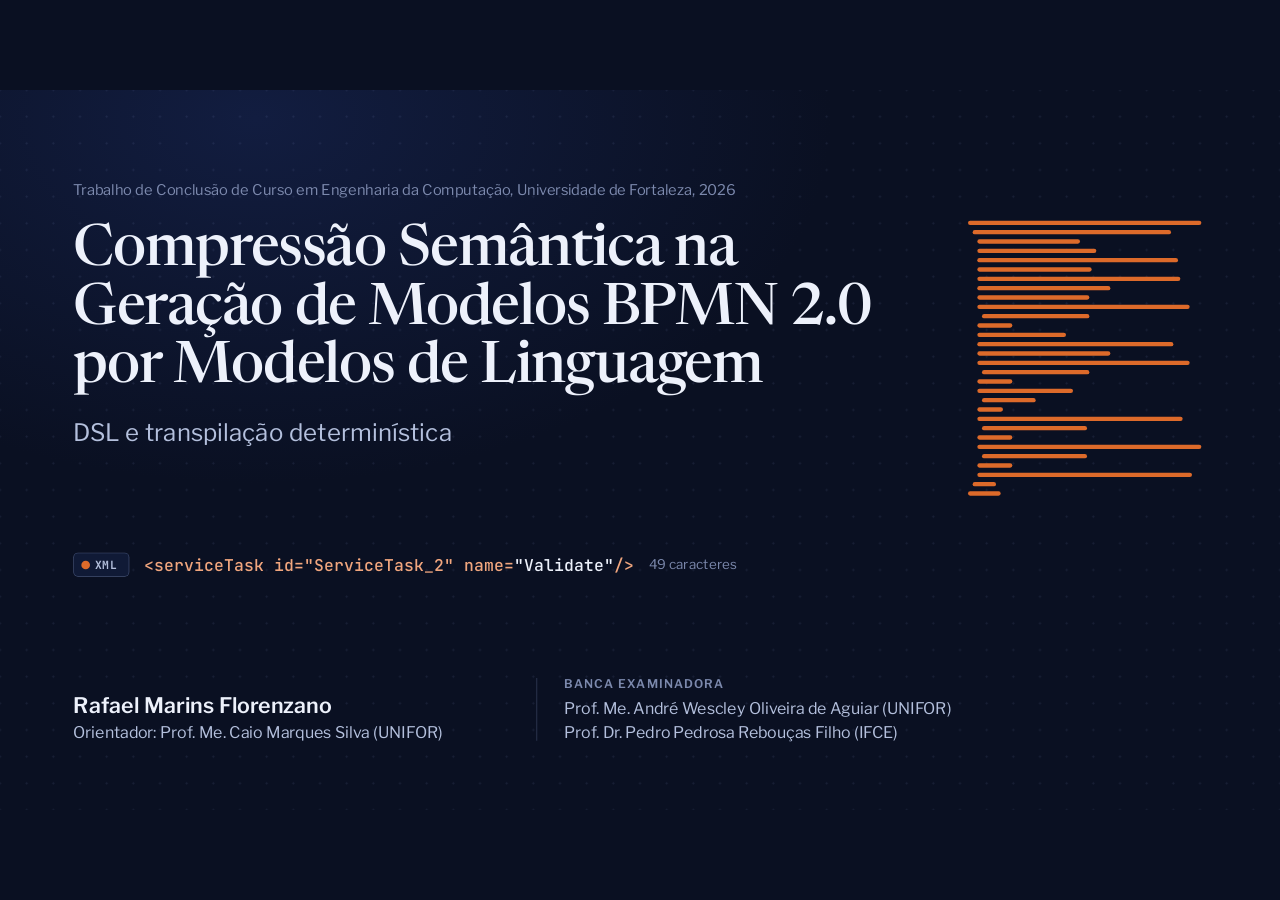
<file: presentation/src/index.html>
<!doctype html>
<html lang="pt-BR">
<head>
<meta charset="utf-8">
<meta name="viewport" content="width=device-width, initial-scale=1">
<title>Compressão Semântica BPMN</title>
<link rel="stylesheet" href="css/fonts.css">
<link rel="stylesheet" href="css/base.css">
<link rel="stylesheet" href="css/slides.css">
</head>
<body>
<div id="stage"></div>
<script src="js/data.js"></script>
<script src="js/kit.js"></script>
<script src="js/slides-a.js"></script>
<script src="js/slides-b.js"></script>
<script src="js/slides-c.js"></script>
<script src="js/slides-d.js"></script>
<script src="js/slides-e.js"></script>
<script src="js/engine.js"></script>
</body>
</html>
</file>
<file: presentation/src/css/fonts.css>
/* Fontes OFL embutidas no build (Newsreader, Libre Franklin, JetBrains Mono). */
@font-face { font-family: "Newsreader"; font-style: normal; font-weight: 400 700; font-display: block; src: url(../fonts/newsreader.woff2) format("woff2"); }
@font-face { font-family: "Newsreader"; font-style: italic; font-weight: 400 700; font-display: block; src: url(../fonts/newsreader-italic.woff2) format("woff2"); }
@font-face { font-family: "Libre Franklin"; font-style: normal; font-weight: 300 800; font-display: block; src: url(../fonts/librefranklin.woff2) format("woff2"); }
@font-face { font-family: "JetBrains Mono"; font-style: normal; font-weight: 400 700; font-display: block; src: url(../fonts/jetbrainsmono.woff2) format("woff2"); }
</file>
<file: presentation/src/css/base.css>
/* Palco fixo de 1920×1080, escalado para a janela. Cada slide: rótulo do ato, uma
   manchete e uma figura. Serifa = linguagem humana; mono = notação; sans = dados. */
:root {
  color-scheme: dark;
  --bg: #0a1022;
  --bg-glow: #121d40;
  --surface: #101a36;
  --surface-2: #16224a;
  --raise: #1c2a58;
  --line: rgba(160, 182, 236, 0.16);
  --line-2: rgba(160, 182, 236, 0.36);
  --grid: rgba(160, 182, 236, 0.1);
  --ink: #edf1fb;
  --ink-2: #b4c0dd;
  --ink-3: #7c89ad;
  --hl: rgba(160, 182, 236, 0.26);
  /* categorias (validadas: CVD e contraste nos dois temas) */
  --xml: #dd6a2a;
  --dsl: #4189e6;
  --slm: #1aa58f;
  --xml-ink: #f1a67e;
  --dsl-ink: #8fb9f5;
  --slm-ink: #6cd2bf;
  /* estado: sempre com ícone e rótulo */
  --good: #35b85c;
  --bad: #e5534b;
  --shadow: 0 24px 70px rgba(0, 0, 0, 0.38);
  --f-display: "Newsreader", Georgia, "Times New Roman", serif;
  --f-sans: "Libre Franklin", "Helvetica Neue", Arial, sans-serif;
  --f-mono: "JetBrains Mono", ui-monospace, "DejaVu Sans Mono", Menlo, monospace;
}
:root[data-theme="light"] {
  color-scheme: light;
  --bg: #f3f5fa;
  --bg-glow: #ffffff;
  --surface: #ffffff;
  --surface-2: #eef2fa;
  --raise: #ffffff;
  --line: rgba(18, 38, 100, 0.14);
  --line-2: rgba(18, 38, 100, 0.34);
  --grid: rgba(18, 38, 100, 0.1);
  --ink: #0f1b3d;
  --ink-2: #3c4b75;
  --ink-3: #6f7ca0;
  --hl: rgba(42, 120, 214, 0.22);
  --xml: #e2622c;
  --dsl: #2a78d6;
  --slm: #0f9f95;
  --xml-ink: #b5461a;
  --dsl-ink: #1c5cab;
  --slm-ink: #0b7a72;
  --good: #1f9a45;
  --bad: #d03b3b;
  --shadow: 0 18px 50px rgba(18, 38, 100, 0.13);
}

* { box-sizing: border-box; }
html, body { height: 100%; margin: 0; }
body {
  background: var(--bg);
  color: var(--ink);
  font-family: var(--f-sans);
  overflow: hidden;
  -webkit-font-smoothing: antialiased;
  text-rendering: optimizeLegibility;
}
body.nocursor, body.nocursor * { cursor: none !important; }

#stage {
  position: absolute; left: 0; top: 0; width: 1920px; height: 1080px;
  transform-origin: 0 0; overflow: hidden; user-select: none;
  background: radial-gradient(1200px 760px at 20% 4%, var(--bg-glow), transparent 72%), var(--bg);
}
#stage::before {
  content: ""; position: absolute; inset: 0; pointer-events: none;
  background-image: radial-gradient(circle, var(--grid) 1.3px, transparent 1.8px);
  background-size: 40px 40px; background-position: 20px 20px;
}

/* ── slides ─────────────────────────────────────────────────────────────── */
.slide {
  position: absolute; inset: 0; opacity: 0; visibility: hidden; pointer-events: none;
  transition: opacity 0.34s ease, visibility 0s linear 0.34s;
}
.slide.active {
  opacity: 1; visibility: visible; pointer-events: auto;
  transition: opacity 0.5s ease 0.1s, visibility 0s;
}
.hd { position: absolute; left: 110px; right: 110px; top: 104px; }
.h1 {
  font: 500 60px/1.08 var(--f-display); letter-spacing: -0.012em; margin: 0;
  max-width: 1600px; text-wrap: balance; font-optical-sizing: auto;
}
.body { position: absolute; left: 110px; top: 266px; width: 1700px; height: 714px; }
.fig { position: absolute; left: 0; top: 0; overflow: visible; }
.note {
  position: absolute; left: 110px; bottom: 36px; max-width: 1380px;
  font: 400 18px/1.4 var(--f-sans); color: var(--ink-3);
}

/* revelações ligadas a passos (data-at) */
.rv { opacity: 0; transition: opacity 0.6s ease var(--d, 0s); }
.rv.on { opacity: 1; }
.instant, .instant *, .instant *::before, .instant *::after { transition: none !important; animation: none !important; }

/* tipografia de dados */
.mono { font-family: var(--f-mono); }
.serif { font-family: var(--f-display); }
.num { font-family: var(--f-sans); font-weight: 800; letter-spacing: -0.03em; line-height: 0.95; }
.lbl { font: 500 24px/1.3 var(--f-sans); color: var(--ink-2); }
.sm { font: 400 20px/1.35 var(--f-sans); color: var(--ink-3); }
.tag {
  display: inline-flex; align-items: center; gap: 8px; height: 30px; padding: 0 11px; border-radius: 7px;
  font: 600 16px/1 var(--f-mono); letter-spacing: 0.04em; color: var(--ink-2);
  border: 1px solid var(--line-2); background: var(--surface);
}
.sw { display: inline-block; width: 13px; height: 13px; border-radius: 50%; background: var(--c, var(--ink-3)); flex: none; }
.c-xml { --c: var(--xml); } .c-dsl { --c: var(--dsl); } .c-slm { --c: var(--slm); }
.explo {
  position: absolute; right: 110px; top: 38px; height: 34px; padding: 0 14px; border-radius: 8px;
  display: flex; align-items: center; font: 500 18px/1 var(--f-sans); color: var(--ink);
  border: 1.5px dashed var(--line-2);
}
.ic { width: 1em; height: 1em; fill: none; stroke: currentColor; stroke-width: 2.4; stroke-linecap: round; stroke-linejoin: round; flex: none; }
.ok { color: var(--good); } .ko { color: var(--bad); }

/* painéis e código */
.panel {
  position: absolute; background: var(--surface); border: 1px solid var(--line);
  border-radius: 16px; box-shadow: var(--shadow); overflow: hidden;
}
.panel-hd {
  height: 44px; display: flex; align-items: center; justify-content: space-between; padding: 0 22px;
  border-bottom: 1px solid var(--line); color: var(--ink-3); font: 500 17px/1 var(--f-sans);
}
.panel-hd b { color: var(--ink); font-weight: 600; font-variant-numeric: tabular-nums; }
.code {
  font-family: var(--f-mono); white-space: pre; font-variant-ligatures: none;
  padding: 18px 22px; color: var(--ink-2); tab-size: 2;
}
.code .ln { margin: 0 -22px; padding: 0 22px; transition: background 0.25s; }
.code .ln.hot { background: color-mix(in srgb, var(--dsl) 20%, transparent); box-shadow: inset 4px 0 0 var(--dsl); }
.code .ln.hid { opacity: 0; }
.tk { position: relative; }
.tk.hid { visibility: hidden; }
.tk.cur::after {
  content: ""; position: absolute; left: calc(100% + 3px); top: 0.12em; width: 0.52em; height: 1.05em;
  background: var(--ink-2); border-radius: 2px;
}
.tk.k-kw { color: var(--dsl-ink); font-weight: 600; }
.tk.k-str { color: var(--ink); }
.tk.k-op { color: var(--ink-3); }
.tk.k-cond { color: var(--ink-2); font-style: italic; }
.tk.k-ref { color: var(--ink); font-weight: 700; text-decoration: underline; text-decoration-color: var(--dsl); text-decoration-thickness: 2px; text-underline-offset: 5px; }
.tk.k-pun { color: var(--ink-3); }
.tk.k-tag { color: var(--xml-ink); }
.tk.k-attr { color: var(--ink-3); }
.tk.k-val { color: var(--ink-2); }
.tk.k-txt { color: var(--ink-2); }

/* BPMN */
.bp-shape { fill: var(--surface-2); stroke: var(--ink); stroke-width: 2.4; }
.bp-end { stroke-width: 5.5; }
.bp-label { fill: var(--ink); font-family: var(--f-sans); font-weight: 500; text-anchor: middle; dominant-baseline: central; }
.bp-cap { fill: var(--ink-2); font: 500 20px var(--f-sans); text-anchor: middle; }
.bp-cond { fill: var(--ink-2); font: 500 18px var(--f-mono); text-anchor: middle; }
.bp-x { stroke: var(--ink); stroke-width: 3.4; stroke-linecap: round; fill: none; }
.bp-glyph { fill: var(--ink); }
.bp-edge { fill: none; stroke: var(--ink-2); stroke-width: 2.4; stroke-linecap: round; stroke-linejoin: round; }
.bp-head { fill: var(--ink-2); }
.bp-token { fill: var(--tok, var(--dsl-ink)); filter: drop-shadow(0 0 9px var(--tok, var(--dsl))); }
.bp-node.hit .bp-shape { stroke: var(--tok, var(--dsl-ink)); }

.mini rect { fill: color-mix(in oklab, var(--xml) var(--mix, 100%), var(--dsl)); }

/* tiras de 138 gerações */
.sd { fill: var(--ink-3); opacity: 0.45; }
.sd.v { fill: var(--c); opacity: 1; }
.sd.x { fill: none; stroke: var(--ink-3); stroke-width: 1.8; opacity: 0.85; }

/* ── moldura: progresso, página, dica, índice ───────────────────────────── */
#rail { position: absolute; left: 110px; top: 44px; display: flex; gap: 30px; transition: opacity 0.3s; }
#rail span { position: relative; padding-bottom: 9px; font: 500 17px/1 var(--f-sans); color: var(--ink-3); transition: color 0.3s; }
#rail span.cur { color: var(--ink); }
#rail i { position: absolute; left: 0; right: 0; bottom: 0; height: 2px; background: var(--line); }
#rail b { position: absolute; left: 0; top: 0; bottom: 0; width: 0; background: var(--ink-2); transition: width 0.5s ease; }
#pg {
  position: absolute; right: 110px; bottom: 36px; display: flex; align-items: center; gap: 16px;
  font: 500 17px/1 var(--f-sans); color: var(--ink-3); font-variant-numeric: tabular-nums;
}
#pg .dots { display: flex; gap: 6px; }
#pg .dots i { width: 8px; height: 8px; border-radius: 50%; border: 1.5px solid var(--ink-3); }
#pg .dots i.done { background: var(--ink-3); }
.pn { display: none; }
#tip {
  position: absolute; z-index: 60; pointer-events: none; opacity: 0; transition: opacity 0.12s;
  background: var(--raise); border: 1px solid var(--line-2); color: var(--ink); white-space: nowrap;
  font: 500 18px/1.3 var(--f-sans); padding: 8px 12px; border-radius: 8px; box-shadow: var(--shadow);
}
#toast {
  position: absolute; left: 50%; top: 40px; transform: translateX(-50%); z-index: 70; opacity: 0;
  transition: opacity 0.2s; background: var(--raise); border: 1px solid var(--line-2);
  font: 500 20px/1 var(--f-mono); padding: 12px 18px; border-radius: 10px; color: var(--ink);
}
#black { position: absolute; inset: 0; background: #000; z-index: 90; display: none; }
.over {
  position: absolute; inset: 0; z-index: 80; display: none; overflow: auto; padding: 70px 110px;
  background: color-mix(in srgb, var(--bg) 94%, transparent); backdrop-filter: blur(6px);
}
.over.open { display: block; }
.over h2 { font: 500 22px/1 var(--f-sans); color: var(--ink-3); margin: 0 0 28px; }
#idx .grid { display: grid; grid-template-columns: repeat(4, 1fr); gap: 14px; }
#idx button {
  all: unset; cursor: pointer; display: block; padding: 16px 18px 18px; border-radius: 12px; min-height: 96px;
  background: var(--surface); border: 1px solid var(--line);
}
#idx button:hover, #idx button.cur { border-color: var(--line-2); background: var(--surface-2); }
#idx button small { display: block; font: 500 16px/1 var(--f-sans); color: var(--ink-3); margin-bottom: 10px; font-variant-numeric: tabular-nums; }
#idx button span { font: 500 23px/1.2 var(--f-display); color: var(--ink); }
#help dl { display: grid; grid-template-columns: 300px 1fr; gap: 16px 30px; font: 400 26px/1.2 var(--f-sans); margin: 0; }
#help dt { font: 600 22px/1.3 var(--f-mono); color: var(--ink); }
#help dd { margin: 0; color: var(--ink-2); }

/* ── impressão / PDF (?print) ───────────────────────────────────────────── */
body.print { overflow: visible; height: auto; }
body.print #stage { position: static; transform: none; height: auto; overflow: visible; background: none; }
body.print #stage::before, body.print #rail, body.print #pg, body.print #tip, body.print .over, body.print #toast { display: none; }
body.print .slide {
  position: relative; width: 1920px; height: 1080px; opacity: 1; visibility: visible; overflow: hidden;
  break-after: page; page-break-after: always;
  background: radial-gradient(1200px 760px at 20% 4%, var(--bg-glow), transparent 72%), var(--bg);
}
body.print .pn {
  display: block; position: absolute; right: 110px; bottom: 38px;
  font: 500 17px/1 var(--f-sans); color: var(--ink-3);
}
@page { size: 1920px 1080px; margin: 0; }
@media print { body { -webkit-print-color-adjust: exact; print-color-adjust: exact; } }
</file>
<file: presentation/src/css/slides.css>
/* Estilos específicos de cada slide, na ordem da apresentação. */

/* ── 1. capa ──────────────────────────────────────────────────────────── */
.cover { position: absolute; left: 110px; right: 110px; top: 138px; }
.cover-title {
  font: 500 86px/1.02 var(--f-display); letter-spacing: -0.02em; margin: 40px 0 0;
  max-width: 1560px; text-wrap: balance;
}
.cover-sub { font: 400 36px/1.2 var(--f-sans); color: var(--ink-2); margin: 30px 0 0; }
.morph {
  position: absolute; left: 110px; top: 682px; height: 60px; display: flex; align-items: center; gap: 22px;
  font: 500 24.5px/1 var(--f-mono); white-space: pre;
}
.morph .tag { height: 36px; font-size: 17px; min-width: 84px; }
.morph-line { display: flex; align-items: baseline; }
.morph-line span { display: inline-block; overflow: hidden; white-space: pre; }
.m-pre, .m-post { color: var(--xml-ink); }
.m-kw { color: var(--dsl-ink); font-weight: 700; }
.m-mid { color: var(--ink); }
.morph-n { font: 400 20px/1 var(--f-sans); color: var(--ink-3); }
.cover-by { position: absolute; left: 110px; bottom: 104px; display: flex; flex-direction: column; gap: 12px; }
.cover-by b { font: 600 32px/1 var(--f-sans); }
.cover-by span { font: 400 24px/1 var(--f-sans); color: var(--ink-2); }
.cover-by.duo { flex-direction: row; align-items: flex-end; gap: 140px; }
.cover-by.duo > div { display: flex; flex-direction: column; gap: 12px; }
.cover-by.duo > div + div { padding-left: 40px; border-left: 2px solid var(--line, rgba(127,127,127,.3)); }
.cover-by i { font: 600 18px/1 var(--f-sans); font-style: normal; letter-spacing: .08em; text-transform: uppercase; color: var(--ink-3); margin-bottom: 4px; }

/* ── 2. do texto ao BPMN ──────────────────────────────────────────────── */
.doc {
  position: absolute; left: 0; top: 46px; width: 610px; padding: 34px 44px 40px;
  background: var(--surface); border: 1px solid var(--line); border-radius: 6px; box-shadow: var(--shadow);
}
.doc-k, .dia-k { font: 500 18px/1 var(--f-sans); color: var(--ink-3); }
.doc p { font: 400 33px/1.52 var(--f-display); color: var(--ink-2); margin: 22px 0 0; }
.ph {
  white-space: nowrap; padding: 0 2px; margin: 0 -2px; border-radius: 3px;
  background: linear-gradient(var(--hl), var(--hl)) no-repeat 0 86% / 0% 42%;
  transition: background-size 0.55s ease, color 0.3s;
}
.ph.lit { background-size: 100% 42%; color: var(--ink); }
.dia-k { position: absolute; left: 742px; top: 46px; }
.arc { fill: none; stroke: var(--ink-2); stroke-width: 1.8; stroke-linecap: round; }

/* ── 3. XML verboso ───────────────────────────────────────────────────── */
.xmlp .xml { font-size: 15px; line-height: 22.3px; padding-top: 12px; }
.xmlp .ln { transition: opacity 0.22s; }
.xmlp .tk { transition: opacity 0.7s, color 0.7s; }
.xmlp.focus .tk:not(.info) { opacity: 0.2; }
.xmlp.focus .tk.info { color: var(--ink); font-weight: 700; }
.x-cap { position: absolute; left: 0; top: 500px; width: 670px; margin: 0; font: 400 27px/1.42 var(--f-sans); color: var(--ink-2); }
.x-cap b { color: var(--ink); font-weight: 600; }

/* ── 4. orçamento ─────────────────────────────────────────────────────── */
.bud { display: grid; grid-template-columns: 1fr 1fr; gap: 70px; align-items: stretch; height: auto; top: 280px; }
.bcard { padding: 8px 0; }
.bcard + .bcard { border-left: 1px solid var(--line); padding-left: 70px; }
.bk { font: 600 24px/1 var(--f-sans); color: var(--ink); }
.bk span { font-weight: 400; color: var(--ink-3); margin-left: 10px; }
.months { display: grid; grid-template-columns: repeat(12, 1fr); gap: 9px; margin-top: 46px; height: 190px; }
.mo { position: relative; border: 1.5px solid var(--line-2); border-radius: 7px; overflow: hidden; transition: opacity 0.4s, border-color 0.4s; }
.mo b { position: absolute; inset: 0; background: var(--xml); transform-origin: 50% 100%; transform: scaleY(0); }
.mo span { position: absolute; left: 0; right: 0; bottom: 8px; text-align: center; font: 500 17px/1 var(--f-sans); color: var(--ink-2); font-variant-numeric: tabular-nums; }
.mo.gone { opacity: 0.42; border-style: dashed; }
.mo-cap { display: flex; justify-content: space-between; margin-top: 14px; font: 400 19px/1 var(--f-sans); color: var(--ink-3); }
.gone-l { color: var(--ink-2); }
.bt { font: 400 40px/1.24 var(--f-display); margin: 46px 0 0; color: var(--ink-2); text-wrap: balance; }
.bt b { color: var(--ink); font-weight: 600; }
.bs { font: 400 24px/1.4 var(--f-sans); color: var(--ink-3); margin: 22px 0 0; }
.swap { display: flex; align-items: center; gap: 22px; margin-top: 46px; height: 190px; }
.sbox {
  flex: 1; height: 190px; padding: 0 16px; border: 1.5px solid var(--line-2); border-radius: 12px; display: grid; place-items: center;
  font: 500 26px/1.2 var(--f-sans); color: var(--ink); text-align: center; transition: all 0.5s;
}
.sbox span { padding: 0 4px; background: linear-gradient(var(--ink-2), var(--ink-2)) no-repeat 0 56% / 0% 2.5px; transition: background-size 0.5s ease; -webkit-box-decoration-break: clone; box-decoration-break: clone; }
.sbox.out.cut { opacity: 0.55; border-style: dashed; }
.sbox.out.cut span { background-size: 100% 2.5px; }
.sbox.in.lit { border-color: var(--ink); background: var(--surface-2); }
.sarrow { fill: none; stroke: var(--ink-2); stroke-width: 2.6; stroke-linecap: round; stroke-linejoin: round; }

/* ── 5. duas alavancas ────────────────────────────────────────────────── */
.formula { position: absolute; left: 0; top: 34px; font: 700 70px/1 var(--f-sans); letter-spacing: -0.02em; white-space: nowrap; }
.formula i { font-style: normal; font-weight: 400; color: var(--ink-3); margin: 0 6px; }
.formula span { position: relative; }
.formula span::after { content: ""; position: absolute; left: 0; right: 100%; bottom: -12px; height: 6px; border-radius: 3px; transition: right 0.6s ease; }
.formula .f1::after { background: var(--dsl); } .formula .f2::after { background: var(--slm); }
.formula span.on::after { right: 0; }
.lrow { position: absolute; left: 0; display: flex; gap: 22px; align-items: flex-start; opacity: 0.22; transition: opacity 0.6s; width: 660px; }
.lrow.on { opacity: 1; }
.lrow.l1 { top: 214px; } .lrow.l2 { top: 372px; }
.lrow .sw { width: 20px; height: 20px; margin-top: 10px; }
.lrow b { display: block; font: 600 38px/1.1 var(--f-sans); }
.lrow span { display: block; font: 400 25px/1.35 var(--f-sans); color: var(--ink-2); margin-top: 10px; }
.lfact { position: absolute; left: 0; top: 560px; width: 620px; margin: 0; font: 400 22px/1.4 var(--f-sans); color: var(--ink-3); }
.ax { fill: none; stroke: var(--line-2); stroke-width: 1.5; }
.ax-l { fill: var(--ink-3); font: 500 20px var(--f-sans); text-anchor: middle; }
.ghost { fill: none; stroke: var(--ink-3); stroke-width: 1.5; opacity: 0; }
.area { opacity: 0; }
.a-xml { fill: var(--xml); } .a-dsl { fill: var(--dsl); } .a-slm { fill: var(--slm); }
.area-l { fill: #fff; font: 700 44px var(--f-sans); text-anchor: middle; dominant-baseline: central; }
.lev-a { fill: none; stroke: var(--c); stroke-width: 4; stroke-linecap: round; stroke-linejoin: round; }
.ghost-l { fill: var(--ink-3); font: 500 20px var(--f-sans); }
.mm { left: 1452px; top: 196px; opacity: 0.9; }

/* ── figuras de fluxo (6 e 10) ────────────────────────────────────────── */
.card { fill: var(--surface); stroke: var(--line-2); stroke-width: 1.5; }
.card.solid { stroke: var(--ink); stroke-width: 2.4; fill: var(--surface-2); }
.card.k-dsl { stroke: var(--dsl); stroke-width: 2.4; }
.card.k-xml { stroke: var(--xml); stroke-width: 2.4; }
.tline { fill: var(--ink-3); opacity: 0.55; }
.b-dsl { fill: var(--dsl); } .b-xml { fill: var(--xml); }
.prob { fill: var(--surface-2); stroke: var(--ink); stroke-width: 2.4; stroke-dasharray: 9 9; stroke-linecap: round; }
.slide.active .prob { animation: dash 9s linear infinite; }
@keyframes dash { to { stroke-dashoffset: -180; } }
.big-l { fill: var(--ink); font: 700 38px var(--f-sans); text-anchor: middle; dominant-baseline: central; letter-spacing: -0.01em; }
.cap-n { fill: var(--ink); font: 600 24px var(--f-sans); text-anchor: middle; }
.cap-s { fill: var(--ink-3); font: 400 19px var(--f-sans); text-anchor: middle; }
.gear { fill: none; stroke: var(--ink); stroke-width: 2.6; stroke-linejoin: round; }
.gear-h { fill: none; stroke: var(--ink); stroke-width: 2.6; }
.xsd { fill: var(--surface-2); stroke: var(--good); stroke-width: 3; }
.xsd-c { fill: none; stroke: var(--good); stroke-width: 6; stroke-linecap: round; stroke-linejoin: round; }
.brace { fill: none; stroke: var(--c); stroke-width: 2.4; stroke-linecap: round; stroke-linejoin: round; }
.brace-t { fill: var(--ink); font: 500 26px var(--f-sans); text-anchor: middle; }
.pdot { fill: var(--c, var(--ink-2)); opacity: 0; }

/* ── 7. DSL ao vivo ───────────────────────────────────────────────────── */
.dslp .dsl { font-size: 24.5px; line-height: 43px; padding-top: 20px; }
.chips { position: absolute; left: 0; top: 628px; display: flex; gap: 14px; opacity: 0; }
.chips span { display: flex; align-items: center; gap: 12px; height: 46px; padding: 0 16px 0 8px; border: 1px solid var(--line); border-radius: 10px; background: var(--surface); font: 400 20px/1 var(--f-sans); color: var(--ink-2); white-space: nowrap; }
.chips code { font: 600 19px/1 var(--f-mono); color: var(--ink); background: var(--surface-2); padding: 7px 10px; border-radius: 6px; }

/* ── 8. transpilador ──────────────────────────────────────────────────── */
.tp-dsl .dsl { font-size: 19.5px; line-height: 32px; }
.tp-xml .xml { font-size: 15px; line-height: 22px; padding-top: 12px; }
.tp-xml .ln { transition: opacity 0.22s, background 0.5s; }
.tp-xml .ln.hot { background: color-mix(in srgb, var(--xml) 26%, transparent); box-shadow: inset 4px 0 0 var(--xml); }
.tp-ar { fill: none; stroke: var(--ink-2); stroke-width: 2.4; stroke-linecap: round; stroke-linejoin: round; }
.scan { position: absolute; left: 0; right: 0; top: 44px; height: 3px; background: var(--good); box-shadow: 0 0 22px 3px var(--good); opacity: 0; }
.stamp { display: inline-flex; align-items: center; gap: 8px; color: var(--ink); opacity: 0; margin-left: auto; margin-right: 26px; font-weight: 600; transform-origin: 50% 50%; }
.stamp .ic { color: var(--good); width: 20px; height: 20px; stroke-width: 3.2; }
.corpus { position: absolute; left: 0; top: 508px; width: 560px; opacity: 0; }
.corpus p { margin: 12px 0 0; font: 400 24px/1.3 var(--f-sans); color: var(--ink-2); }
.corpus p b { color: var(--ink); font-weight: 700; font-variant-numeric: tabular-nums; }
.cd0 { fill: var(--ink-3); opacity: 0.4; } .cd1 { fill: var(--good); }

/* ── 9. compressão ────────────────────────────────────────────────────── */
.w0 { fill: none; stroke: var(--line-2); stroke-width: 1.2; }
.w1 { fill: var(--xml); opacity: 0; transform-box: fill-box; transform-origin: center; }
.w2 { fill: var(--dsl); opacity: 0; }
.waf-cap { position: absolute; left: 0; top: 566px; width: 540px; margin: 0; font: 400 22px/1.3 var(--f-sans); color: var(--ink-2); opacity: 0; }
.cmp .hero { position: absolute; left: 660px; top: 0; }
.cmp .hero .num { font-size: 210px; }
.cmp .hero .num i { font-style: normal; font-weight: 600; font-size: 130px; color: var(--ink-2); margin-left: 8px; }
.cmp .hero p { margin: 16px 0 0; font: 400 30px/1.3 var(--f-sans); color: var(--ink-2); max-width: 760px; }
.cbars { position: absolute; left: 660px; top: 410px; width: 1040px; opacity: 0; border-top: 1px solid var(--line); padding-top: 30px; }
.cbars p { margin: 0 0 24px; font: 400 22px/1.3 var(--f-sans); color: var(--ink-3); }
.cb { display: flex; align-items: center; gap: 16px; height: 50px; }
.cb span { width: 64px; font: 600 22px/1 var(--f-sans); color: var(--ink-2); }
.cb i { display: block; height: 24px; width: 0; background: var(--c); border-radius: 0 4px 4px 0; }
.cb b { font: 700 28px/1 var(--f-sans); font-variant-numeric: tabular-nums; }

/* ── 10. destilação ───────────────────────────────────────────────────── */
.split { stroke: var(--line-2); stroke-width: 1.5; }
.stu-bg { fill: var(--surface-2); stroke: var(--line-2); stroke-width: 6; }
.stu-ring { fill: none; stroke: var(--slm); stroke-width: 6; stroke-linecap: round; }
.loss { fill: none; stroke: var(--slm); stroke-width: 2.4; stroke-linecap: round; stroke-linejoin: round; }
.part { opacity: 0; }
.p-doc { fill: var(--ink-2); } .p-pair { fill: var(--dsl); }
.stats { position: absolute; left: 0; right: 0; top: 470px; display: grid; grid-template-columns: repeat(3, 1fr); gap: 40px; border-top: 1px solid var(--line); padding-top: 34px; }
.stats > div { opacity: 0; }
.stats b { display: block; font: 800 96px/1 var(--f-sans); letter-spacing: -0.03em; white-space: nowrap; }
.stats span { display: block; margin-top: 14px; font: 400 25px/1.3 var(--f-sans); color: var(--ink-2); }
.stats b span { display: inline; font: inherit; color: inherit; margin: 0; }

/* ── tiras de resultado (12, 13, 15, 16) ──────────────────────────────── */
.gh { position: absolute; left: 0; font: 600 22px/1 var(--f-sans); color: var(--ink); white-space: nowrap; }
.gh span { font-weight: 400; color: var(--ink-3); margin-left: 14px; }
.gh.g2 { opacity: 0; }
.srow { position: absolute; left: 0; width: 1700px; height: 78px; display: grid; grid-template-columns: 318px 1196px 1fr; align-items: center; opacity: 0; }
.srow-l { display: flex; flex-wrap: wrap; align-items: center; gap: 8px 12px; padding-right: 22px; }
.srow-l b { font: 600 26px/1.14 var(--f-sans); }
.srow-v { text-align: right; white-space: nowrap; }
.srow-v b { font: 800 58px/1 var(--f-sans); letter-spacing: -0.03em; font-variant-numeric: tabular-nums; }
.srow-v i { font: 600 30px/1 var(--f-sans); font-style: normal; color: var(--ink-2); margin-left: 3px; }
.srow-u { position: absolute; left: 318px; top: 90px; font: 400 21px/1.2 var(--f-sans); color: var(--ink-3); white-space: nowrap; }
.c-ink { --c: var(--ink-2); }
.callout { position: absolute; left: 318px; top: 494px; display: flex; align-items: center; gap: 16px; font: 500 25px/1.3 var(--f-sans); color: var(--ink); opacity: 0; }
.callout .sw { width: 16px; height: 16px; }

/* ── 11. experimento ──────────────────────────────────────────────────── */
.xp-top { position: absolute; left: 0; top: 0; display: flex; align-items: center; gap: 36px; }
.xp-top p { margin: 0; font: 400 28px/1 var(--f-sans); color: var(--ink-2); opacity: 0; white-space: nowrap; }
.xp-top p b { color: var(--ink); font-weight: 700; font-size: 34px; }
.xp-top p i { font-style: normal; color: var(--ink-3); margin: 0 8px; }
.xp-grid { position: absolute; left: 0; top: 112px; width: 1700px; display: grid; grid-template-columns: 316px 350px 1fr; gap: 24px 18px; }
.xp-grid > * { opacity: 0; }
.xh { display: flex; align-items: center; gap: 12px; height: 46px; font: 600 22px/1 var(--f-sans); color: var(--ink); border-bottom: 2px solid var(--c); }
.xm { display: flex; flex-direction: column; justify-content: center; gap: 8px; }
.xm b { font: 600 26px/1.1 var(--f-sans); }
.xm span { font: 400 19px/1.25 var(--f-sans); color: var(--ink-3); }
.xc { display: flex; gap: 16px; }
.arm { width: 322px; height: 116px; padding: 0 20px; border-radius: 12px; background: var(--surface); border: 1px solid var(--line-2); display: flex; flex-direction: column; justify-content: center; gap: 9px; }
.arm b { font: 700 27px/1 var(--f-mono); }
.arm span { font: 400 19px/1.2 var(--f-sans); color: var(--ink-2); }
.arm.slm { border: 2.5px solid var(--slm); }
.enc { position: absolute; border: 2.5px solid var(--ink); border-radius: 20px; opacity: 0; pointer-events: none; }
.enc span { position: absolute; font: 500 23px/1.25 var(--f-sans); color: var(--ink); white-space: nowrap; }
.e1 span { left: calc(100% + 24px); top: 50%; transform: translateY(-50%); }
.e2 span { left: 4px; top: calc(100% + 14px); }

/* ── 13. onde a DSL falha ─────────────────────────────────────────────── */
.cz-l { position: absolute; left: 0; top: 14px; width: 318px; height: 78px; }
.cz-r { position: absolute; right: 0; top: 14px; height: 78px; display: flex; align-items: center; justify-content: flex-end; gap: 14px; font: 400 20px/1.2 var(--f-sans); color: var(--ink-2); }
.cz-r b { font: 800 58px/1 var(--f-sans); letter-spacing: -0.03em; color: var(--ink); }
.fly { opacity: 0; stroke-width: 1.8; }
.fly.ref { fill: var(--bad); stroke: var(--bad); }
.fly.oth { fill: var(--ink-3); stroke: var(--ink-3); }
.cz-g { position: absolute; top: 208px; display: flex; align-items: baseline; gap: 16px; white-space: nowrap; }
.cz-g b { font: 800 76px/1 var(--f-sans); letter-spacing: -0.03em; font-variant-numeric: tabular-nums; opacity: 0; }
.cz-g span { font: 500 28px/1 var(--f-sans); color: var(--ink-2); opacity: 0; }
.cz-g.g1 { left: 318px; } .cz-g.g2 { left: 1264px; }
.cz-s { position: absolute; top: 456px; display: flex; flex-direction: column; gap: 14px; opacity: 0; }
.cz-s.s1 { left: 318px; width: 390px; } .cz-s.s2 { left: 772px; width: 350px; }
.cz-s code { align-self: flex-start; font: 600 19px/1 var(--f-mono); color: var(--ink); background: var(--surface); border: 1px solid var(--line-2); padding: 10px 13px; border-radius: 7px; }
.cz-s span { font: 400 22px/1.32 var(--f-sans); color: var(--ink-2); }
.cz-s span b { color: var(--ink); font-weight: 700; }

/* ── 14. mecanismo ────────────────────────────────────────────────────── */
.mec .dsl { font-size: 22px; line-height: 37px; padding-top: 20px; }
.mR { opacity: 0; }
.ghostref { color: var(--bad); border: 1.5px dashed var(--bad); border-radius: 5px; padding: 1px 6px; opacity: 0; font-weight: 600; }
.think { position: absolute; font: italic 400 26px/1 var(--f-display); color: var(--ink); background: var(--raise); border: 1px solid var(--line-2); padding: 11px 16px 12px; border-radius: 12px 12px 12px 3px; opacity: 0; white-space: nowrap; box-shadow: var(--shadow); }
.refarc { fill: none; stroke-width: 3.2; stroke-linecap: round; stroke-linejoin: round; opacity: 0; }
.refarc.bad { stroke: var(--bad); } .refarc.good { stroke: var(--good); }
.tk.tgt { background: color-mix(in srgb, var(--good) 34%, transparent); box-shadow: 0 0 0 5px color-mix(in srgb, var(--good) 34%, transparent); border-radius: 3px; }
.vd { position: absolute; top: 446px; width: 800px; display: flex; gap: 22px; align-items: flex-start; opacity: 0; }
.vL { left: 0; } .vR { left: 880px; }
.vd .ic { width: 54px; height: 54px; stroke-width: 3; }
.vd code { display: block; font: 600 25px/1.25 var(--f-mono); color: var(--ink); margin-top: 8px; }
.vd span { display: block; margin-top: 14px; font: 400 25px/1.36 var(--f-sans); color: var(--ink-2); max-width: 690px; }

/* ── 15. referência por rótulo ────────────────────────────────────────── */
.rfx { position: absolute; left: 318px; top: 276px; display: flex; align-items: center; gap: 18px; opacity: 0; font: 400 24px/1 var(--f-sans); color: var(--ink-2); }
.rfx b { font: 800 46px/1 var(--f-sans); letter-spacing: -0.02em; color: var(--ink); }
.rfx .ic { width: 30px; height: 30px; color: var(--ink-3); }

.cover-k { margin: 0; font: 400 22px/1 var(--f-sans); color: var(--ink-3); }

/* ── eixos e marcas comuns dos gráficos (17, 18, 21) ──────────────────── */
.hair { fill: none; stroke: var(--line); stroke-width: 1; }
.base { fill: none; stroke: var(--line-2); stroke-width: 1.5; }
.hair-t { fill: var(--ink-3); font: 400 19px var(--f-sans); text-anchor: end; }
.tick { fill: var(--ink-3); font: 400 19px var(--f-sans); text-anchor: middle; font-variant-numeric: tabular-nums; }
.tick.r { text-anchor: end; } .tick.l { text-anchor: start; }
.lgd { position: absolute; right: 0; top: -6px; display: flex; gap: 26px; font: 400 19px/1 var(--f-sans); color: var(--ink-2); opacity: 0; }
.lgd span { display: flex; align-items: center; gap: 9px; }
.lgd.in { position: static; opacity: 1; margin-top: 18px; }
.sw.open { background: none; border: 2.5px solid var(--c); }

/* ── 17. anatomia do custo ────────────────────────────────────────────── */
.fp { fill: var(--c); }
.fp-in { opacity: 0.5; }
.fp-t { fill: #fff; font: 600 19px var(--f-sans); opacity: 0; }
.fp-o { fill: var(--ink-2); font: 600 19px var(--f-sans); text-anchor: middle; opacity: 0; }
.fp-a { fill: var(--ink-2); font: 400 21px var(--f-sans); opacity: 0; }
.cst-key { position: absolute; left: 0; top: 78px; margin: 0; font: 400 20px/1.5 var(--f-sans); color: var(--ink-3); opacity: 0; }
.cst-b { position: absolute; top: 462px; opacity: 0; }
.cst-b p { margin: 0; display: inline-flex; align-items: center; gap: 12px; font: 500 22px/1.2 var(--f-sans); color: var(--ink-2); white-space: nowrap; }
.cst-b b { display: block; margin-top: 14px; font: 800 66px/1 var(--f-sans); letter-spacing: -0.03em; white-space: nowrap; font-variant-numeric: tabular-nums; }
.cst-b em { display: block; margin-top: 8px; font: 400 20px/1.2 var(--f-sans); font-style: normal; color: var(--ink-3); white-space: nowrap; }
.cst-x { position: absolute; right: 0; top: 636px; text-align: right; font: 400 21px/1.5 var(--f-sans); color: var(--ink-2); white-space: nowrap; opacity: 0; }
.cst-x b { color: var(--ink); font-weight: 700; }

/* ── 18. custo × validade ─────────────────────────────────────────────── */
.pt { opacity: 0; }
.pt-hit { fill: transparent; }
.pt-dot { fill: var(--c); stroke: var(--bg); stroke-width: 2.5; }
.pt.open .pt-dot { fill: var(--bg); stroke: var(--c); stroke-width: 3.5; }
.pt-l { fill: var(--ink); font: 500 21px var(--f-sans); white-space: pre; }
.sct-link { fill: none; stroke: var(--ink); stroke-width: 2; opacity: 0; }
.sct-lt { fill: var(--ink); font: 600 22px var(--f-sans); text-anchor: middle; opacity: 0; }

/* ── 19. válido não quer dizer fiel ───────────────────────────────────── */
.fl blockquote { position: absolute; left: 0; top: 0; margin: 0; max-width: 1040px; font: 400 34px/1.3 var(--f-display); color: var(--ink); opacity: 0; }
.fl cite { display: block; margin-top: 12px; font: 400 19px/1 var(--f-sans); font-style: normal; color: var(--ink-3); }
.fl-b { position: absolute; right: 0; top: 6px; display: flex; flex-direction: column; align-items: flex-end; gap: 14px; font: 500 23px/1 var(--f-sans); color: var(--ink); opacity: 0; }
.fl-b span { display: flex; align-items: center; gap: 10px; }
.fl-b .ic { width: 28px; height: 28px; stroke-width: 3; }
.fl-w { position: absolute; left: 1090px; top: 140px; width: 480px; display: flex; gap: 14px; align-items: flex-start; font: 500 23px/1.3 var(--f-sans); color: var(--ink); opacity: 0; }
.fl-w .ic { width: 34px; height: 34px; stroke-width: 3; flex: none; }
.bp-flow.hot .bp-edge { stroke: var(--ink); stroke-width: 3.4; }
.bp-flow.hot .bp-head { fill: var(--ink); }
.bp-flow.hot .bp-cond { fill: var(--ink); font-weight: 700; }
.bp-node.bad .bp-shape { stroke: var(--bad); stroke-width: 4; }

/* ── 20. validação da medida de fidelidade ────────────────────────────── */
.rg-h, .rg-r { display: grid; grid-template-columns: 1fr 200px 240px 240px; align-items: center; column-gap: 20px; }
.rg-h { height: 46px; font: 500 20px/1 var(--f-sans); color: var(--ink-3); border-bottom: 1px solid var(--line-2); opacity: 0; }
.rg-h span:nth-child(n+2), .rg-t, .rg-v { text-align: right; justify-content: flex-end; }
.rg-r { height: 112px; border-bottom: 1px solid var(--line); opacity: 0; }
.rg-r b { display: block; font: 500 31px/1.15 var(--f-display); }
.rg-r span { display: block; margin-top: 8px; font: 400 20px/1 var(--f-sans); color: var(--ink-3); }
.rg-t { font: 400 26px/1 var(--f-sans); color: var(--ink-2); font-variant-numeric: tabular-nums; }
.rg-v { display: flex; align-items: center; gap: 16px; font: 700 34px/1 var(--f-sans); font-variant-numeric: tabular-nums; }
.rg-v .ic { width: 34px; height: 34px; stroke-width: 3.2; opacity: 0; }
.rg-c { margin: 34px 0 0; max-width: 1300px; font: 400 28px/1.36 var(--f-sans); color: var(--ink); }

/* ── 21. fidelidade ───────────────────────────────────────────────────── */
.fd-n { fill: var(--ink); font: 500 25px var(--f-sans); }
.fd-id { fill: var(--ink-3); font: 600 18px var(--f-mono); text-anchor: end; }
.fd-ci { fill: none; stroke: var(--c); stroke-width: 3; stroke-linecap: round; }
.fd-dot { fill: var(--c); stroke: var(--bg); stroke-width: 2.5; }
.fd-v { fill: var(--ink); font: 700 32px var(--f-sans); }
.fd-br { fill: none; stroke: var(--ink-2); stroke-width: 2; stroke-linecap: round; stroke-linejoin: round; }
.fd-a { fill: var(--ink); font: 500 22px var(--f-sans); }
.fd-a.mid { text-anchor: middle; }
.fd-p { position: absolute; left: 0; top: 410px; width: 1700px; border-top: 1px solid var(--line); padding-top: 26px; opacity: 0; }
.fd-p p { margin: 0 0 22px; font: 500 22px/1 var(--f-sans); color: var(--ink-2); }
.fd-g { display: grid; grid-template-columns: repeat(4, 1fr); gap: 40px; }
.pb span { display: block; font: 500 22px/1 var(--f-sans); color: var(--ink); margin-bottom: 12px; }
.pb div { display: flex; align-items: center; gap: 12px; height: 34px; }
.pb i { display: block; height: 20px; width: 0; background: var(--c); border-radius: 0 4px 4px 0; }
.pb b { font: 600 21px/1 var(--f-sans); font-variant-numeric: tabular-nums; }

/* ── 22. a resposta é dividida ────────────────────────────────────────── */
.ans { display: grid; grid-template-columns: 1fr 1fr; column-gap: 90px; align-content: start; }
.an { opacity: 0; }
.an + .an { border-left: 1px solid var(--line); padding-left: 90px; }
.an h2 { margin: 0; font: 500 40px/1 var(--f-display); color: var(--ink-2); }
.an-v { display: flex; align-items: center; gap: 22px; margin: 22px 0 44px; transform-origin: 0 50%; opacity: 0; }
.an-v .ic { width: 84px; height: 84px; stroke-width: 3; }
.an-v b { font: 800 112px/1 var(--f-sans); letter-spacing: -0.03em; }
.an-m { margin-top: 26px; }
.an-m p { margin: 12px 0 0; font: 400 25px/1.2 var(--f-sans); color: var(--ink-2); }
.an-m p b { color: var(--ink); font-weight: 700; }
.an-s { display: flex; align-items: center; gap: 26px; margin-top: 24px; opacity: 0; }
.an-s b { font: 800 76px/1 var(--f-sans); letter-spacing: -0.03em; min-width: 250px; }
.an-s p { margin: 0; font: 400 25px/1.3 var(--f-sans); color: var(--ink-2); }
.an-f { grid-column: 1 / -1; margin: 58px 0 0; padding-top: 30px; border-top: 1px solid var(--line); font: 500 34px/1.3 var(--f-display); color: var(--ink); opacity: 0; max-width: 1500px; }

/* ── 23. a lição de projeto ───────────────────────────────────────────── */
.chip { fill: var(--surface); stroke: var(--line-2); stroke-width: 1.5; }
.chip-t { fill: var(--dsl-ink); font: 600 24px var(--f-mono); text-anchor: middle; dominant-baseline: central; }
.chip-t.s { fill: var(--ink); }
.chip-t.q { fill: var(--bad); font-size: 34px; opacity: 0; }
g.hit .chip { stroke: var(--good); stroke-width: 3.5; }
.cursor { fill: var(--ink-2); opacity: 0; }
.slot { fill: none; stroke: var(--line-2); stroke-width: 1.5; stroke-dasharray: 6 7; }
.tp-b { fill: none; stroke: var(--line-2); stroke-width: 1.5; }
.tp-l { position: absolute; display: flex; align-items: center; gap: 16px; font: 500 27px/1.3 var(--f-sans); color: var(--ink); opacity: 0; }
.tp-l .ic { width: 40px; height: 40px; stroke-width: 3; }
.tp-l.good { left: 300px; top: 10px; }
.tp-l.bad { left: 300px; top: 596px; }

/* ── 24. contribuições ────────────────────────────────────────────────── */
.ctb { top: 226px; }
.ct-r { display: grid; grid-template-columns: 76px 760px 1fr; align-items: center; height: 124px; border-top: 1px solid var(--line); opacity: 0; }
.ct-r .ic { width: 42px; height: 42px; stroke-width: 1.8; color: var(--ink-2); }
.ct-r b { font: 500 36px/1.12 var(--f-display); padding-right: 30px; }
.ct-r span { font: 400 25px/1.3 var(--f-sans); color: var(--ink-2); }

/* ── 25. limitações e próximos passos ─────────────────────────────────── */
.nx { top: 226px; }
.nx-h, .nx-r { display: grid; grid-template-columns: 700px 110px 1fr; align-items: center; }
.nx-h { height: 44px; font: 500 20px/1 var(--f-sans); color: var(--ink-3); opacity: 0; }
.nx-r { height: 106px; border-top: 1px solid var(--line); opacity: 0; }
.nx-r span { font: 400 28px/1.25 var(--f-sans); color: var(--ink-2); padding-right: 20px; }
.nx-r .ic { width: 40px; height: 40px; color: var(--ink-3); stroke-width: 2; }
.nx-r b { font: 500 33px/1.18 var(--f-display); }

/* ── 26. encerramento ─────────────────────────────────────────────────── */
.end .cover-title { font-size: 150px; margin: 0; }
.end-s { display: flex; gap: 80px; margin-top: 70px; }
.end-s div { max-width: 360px; }
.end-s b { display: block; font: 800 84px/1 var(--f-sans); letter-spacing: -0.03em; }
.end-s span { display: block; margin-top: 12px; font: 400 24px/1.3 var(--f-sans); color: var(--ink-2); }
.s-fim .morph { top: 730px; }
</file>
